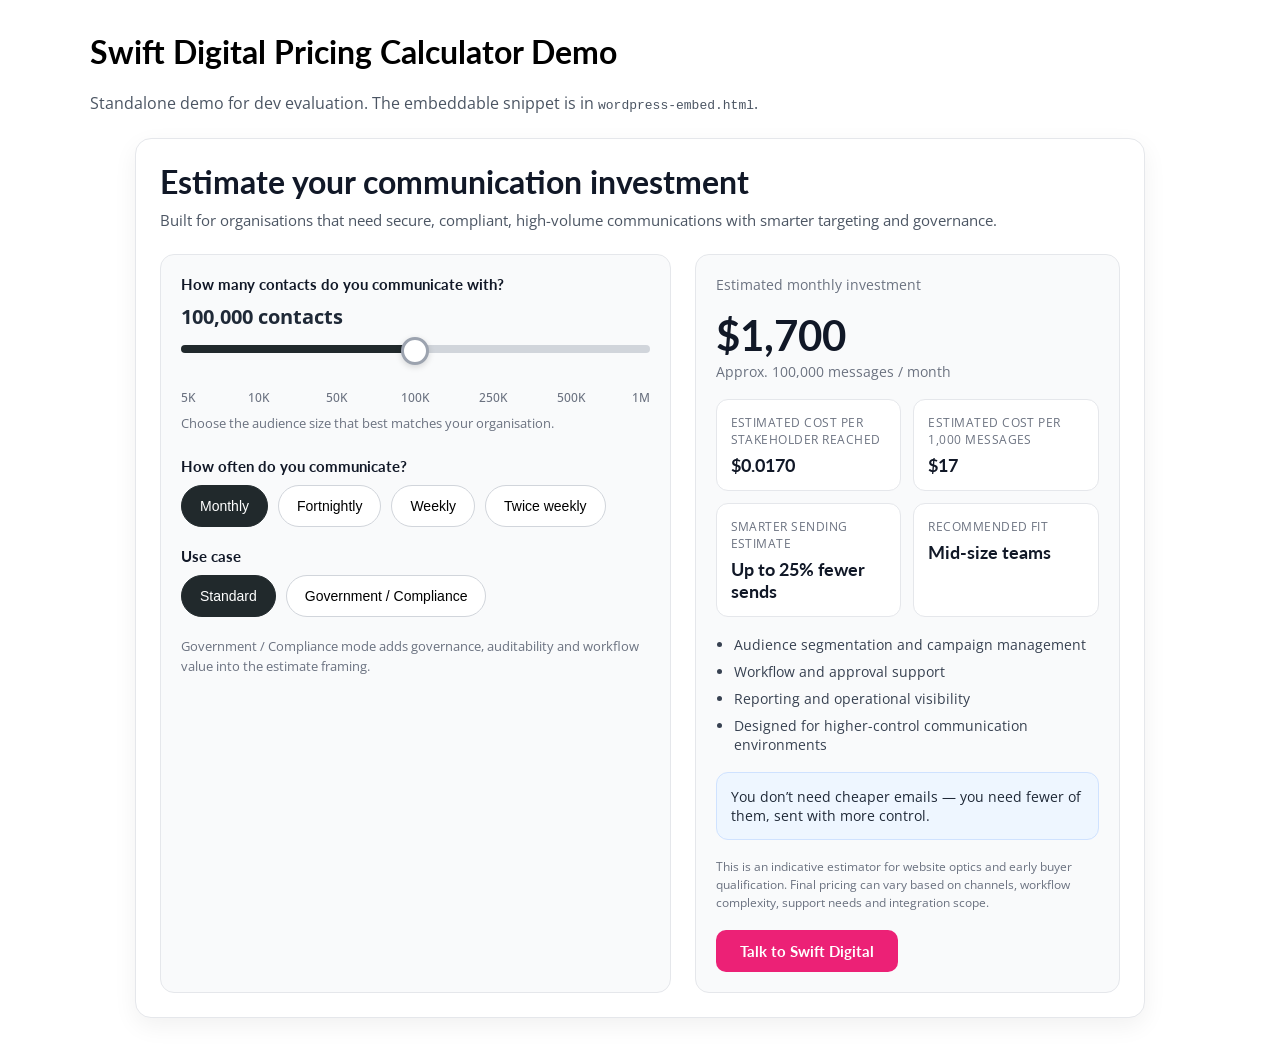
<file: index.html>
<!DOCTYPE html>
<html lang="en">
<head>
  <meta charset="utf-8">
  <meta name="viewport" content="width=device-width, initial-scale=1">
  <title>Swift Digital Pricing Calculator Demo</title>
  <link rel="preconnect" href="https://fonts.googleapis.com">
  <link rel="preconnect" href="https://fonts.gstatic.com" crossorigin>
  <link href="https://fonts.googleapis.com/css2?family=Lato:ital,wght@0,100;0,300;0,400;0,700;0,900;1,100;1,300;1,400;1,700;1,900&family=Open+Sans:ital,wght@0,300..800;1,300..800&display=swap" rel="stylesheet">
  <link rel="stylesheet" href="assets/swift-pricing-calculator.css">
</head>
<body>
  <main style="max-width:1100px;margin:32px auto;padding:0 16px;">
    <h1 style="font-family:'Lato', sans-serif;">Swift Digital Pricing Calculator Demo</h1>
    <p style="font-family:'Open Sans', sans-serif;color:#4b5563;">Standalone demo for dev evaluation. The embeddable snippet is in <code>wordpress-embed.html</code>.</p>

    <!-- START: Swift Digital Pricing Calculator -->
    <div id="swift-pricing-calculator">
      <h2>Estimate your communication investment</h2>
      <p class="subtext">
        Built for organisations that need secure, compliant, high-volume communications with smarter targeting and governance.
      </p>

      <div class="grid">
        <div class="card">
          <div class="range-wrap">
            <label for="contactsRange">How many contacts do you communicate with?</label>
            <div class="range-value" id="contactsValue">100,000 contacts</div>
            <input type="range" id="contactsRange" min="0" max="6" step="1" value="3" list="contactSteps" style="cursor: pointer;">
            <datalist id="contactSteps">
              <option value="0"></option>
              <option value="1"></option>
              <option value="2"></option>
              <option value="3"></option>
              <option value="4"></option>
              <option value="5"></option>
              <option value="6"></option>
            </datalist>
            <div class="range-labels" id="rangeLabels">
              <span class="range-label" data-value="0">5K</span>
              <span class="range-label" data-value="1">10K</span>
              <span class="range-label" data-value="2">50K</span>
              <span class="range-label" data-value="3">100K</span>
              <span class="range-label" data-value="4">250K</span>
              <span class="range-label" data-value="5">500K</span>
              <span class="range-label" data-value="6">1M</span>
            </div>
            <div class="help">Choose the audience size that best matches your organisation.</div>
          </div>

          <div>
            <label>How often do you communicate?</label>
            <div class="frequency-options" id="frequencyOptions">
              <button class="pill active" data-frequency="1" type="button">Monthly</button>
              <button class="pill" data-frequency="2" type="button">Fortnightly</button>
              <button class="pill" data-frequency="4" type="button">Weekly</button>
              <button class="pill" data-frequency="8" type="button">Twice weekly</button>
            </div>
          </div>

          <div>
            <label>Use case</label>
            <div class="mode-options" id="modeOptions">
              <button class="pill active" data-mode="standard" type="button">Standard</button>
              <button class="pill" data-mode="government" type="button">Government / Compliance</button>
            </div>
            <div class="help">
              Government / Compliance mode adds governance, auditability and workflow value into the estimate framing.
            </div>
          </div>
        </div>

        <div class="card">
          <div class="result-sub">Estimated monthly investment</div>
          <div class="result-main" id="monthlyCost">$1,700</div>
          <div class="result-sub" id="monthlyVolume">Approx. 100,000 messages / month</div>

          <div class="stats">
            <div class="stat">
              <div class="k">Estimated cost per stakeholder reached</div>
              <div class="v" id="costPerStakeholder">$0.0170</div>
            </div>
            <div class="stat">
              <div class="k">Estimated cost per 1,000 messages</div>
              <div class="v" id="costPerThousand">$17.00</div>
            </div>
            <div class="stat">
              <div class="k">Smarter sending estimate</div>
              <div class="v" id="smarterSending">Up to 25% fewer sends</div>
            </div>
            <div class="stat">
              <div class="k">Recommended fit</div>
              <div class="v" id="recommendedFit">Mid-size teams</div>
            </div>
          </div>

          <ul id="featureList">
            <li>Audience segmentation and campaign management</li>
            <li>Workflow and approval support</li>
            <li>Reporting and operational visibility</li>
            <li>Designed for higher-control communication environments</li>
          </ul>

          <div class="highlight" id="highlightBox">
            You don't need cheaper emails — you need fewer of them, sent with more control.
          </div>

          <div class="footer-note">
            This is an indicative estimator for website optics and early buyer qualification. Final pricing can vary based on channels, workflow complexity, support needs and integration scope.
          </div>

          <a class="cta" href="/contact/?scenario=pricing-calculator">Talk to Swift Digital</a>
        </div>
      </div>
    </div>
    <!-- END: Swift Digital Pricing Calculator -->

  </main>

  <script src="assets/swift-pricing-calculator.js"></script>
</body>
</html>
</file>
<file: assets/swift-pricing-calculator.css>
#swift-pricing-calculator {
  font-family: 'Open Sans', sans-serif;
  max-width: 960px;
  margin: 24px auto;
  padding: 24px;
  border: 1px solid #e5e7eb;
  border-radius: 16px;
  background: #ffffff;
  box-shadow: 0 8px 24px rgba(0,0,0,0.06);
  color: #1f2937;
}
#swift-pricing-calculator .trust-badges {
  display: flex;
  justify-content: flex-start;
  gap: 16px;
  margin-bottom: 24px;
  padding-bottom: 16px;
  border-bottom: 1px solid #e5e7eb;
}
#swift-pricing-calculator .badge {
  display: flex;
  align-items: center;
  gap: 6px;
  font-size: 12px;
  color: #6b7280;
  font-weight: 500;
}
#swift-pricing-calculator .badge-icon {
  font-size: 16px;
}
#swift-pricing-calculator .badge-text {
  white-space: nowrap;
}
#swift-pricing-calculator h2 {
  font-family: 'Lato', sans-serif;
  margin: 0 0 8px;
  font-size: 32px;
  font-weight: 700;
  line-height: 1.2;
  color: #111827;
}
#swift-pricing-calculator p.subtext {
  margin: 0 0 24px;
  color: #4b5563;
  font-size: 15px;
}
#swift-pricing-calculator .grid {
  display: grid;
  grid-template-columns: 1.2fr 1fr;
  gap: 24px;
}
#swift-pricing-calculator .card {
  background: #f9fafb;
  border: 1px solid #e5e7eb;
  border-radius: 14px;
  padding: 20px;
}
#swift-pricing-calculator label {
  display: block;
  font-family: 'Lato', sans-serif;
  font-weight: 700;
  margin-bottom: 10px;
  font-size: 15px;
  color: #111827;
}
#swift-pricing-calculator .range-wrap {
  margin-bottom: 24px;
}
#swift-pricing-calculator .range-labels {
  display: block;
  margin: 16px 0 8px 0;
  padding: 0;
  position: relative;
  width: 100%;
  height: 32px;
}
#swift-pricing-calculator .range-label {
  font-size: 12px;
  color: #6b7280;
  font-weight: 500;
  position: absolute;
  bottom: 0;
  width: auto;
  white-space: nowrap;
  transform: translateX(-50%);
}
#swift-pricing-calculator .range-label:first-child {
  left: 0;
  transform: translateX(0);
}
#swift-pricing-calculator .range-label:last-child {
  right: 0;
  left: auto;
  transform: translateX(0);
}
#swift-pricing-calculator input[type="range"] {
  width: 100%;
  margin: 0;
  padding: 0;
  -webkit-appearance: none;
  appearance: none;
  height: 8px;
  background: linear-gradient(to right, #21292C 0%, #21292C 50%, #d1d5db 50%, #d1d5db 100%);
  background-size: 100% 100%;
  background-repeat: no-repeat;
  border-radius: 4px;
  outline: none;
}
#swift-pricing-calculator input[type="range"]::-webkit-slider-thumb {
  -webkit-appearance: none;
  appearance: none;
  width: 28px;
  height: 28px;
  background: #ffffff;
  border-radius: 50%;
  cursor: pointer;
  border: 3px solid #9ca3af;
  box-shadow: 0 2px 6px rgba(0, 0, 0, 0.15);
  margin-top: -10px;
}
#swift-pricing-calculator input[type="range"]::-moz-range-thumb {
  width: 28px;
  height: 28px;
  background: #ffffff;
  border-radius: 50%;
  cursor: pointer;
  border: 3px solid #9ca3af;
  box-shadow: 0 2px 6px rgba(0, 0, 0, 0.15);
  margin-top: -10px;
}
#swift-pricing-calculator input[type="range"]::-moz-range-track {
  background: transparent;
  border: none;
}
#swift-pricing-calculator input[type="range"]::-moz-range-progress {
  background: #21292C;
  height: 8px;
  border-radius: 4px;
}
#swift-pricing-calculator .range-value {
  font-size: 20px;
  font-weight: 700;
  margin-bottom: 6px;
}
#swift-pricing-calculator .help {
  color: #6b7280;
  font-size: 13px;
  line-height: 1.5;
}
#swift-pricing-calculator .frequency-options,
#swift-pricing-calculator .industry-options,
#swift-pricing-calculator .mode-options {
  display: flex;
  flex-wrap: wrap;
  gap: 10px;
  margin-bottom: 20px;
}
#swift-pricing-calculator .pill {
  border: 1px solid #d1d5db;
  background: #fff;
  border-radius: 999px;
  padding: 12px 18px;
  cursor: pointer;
  font-size: 14px;
  font-weight: 500;
  transition: all 0.2s ease;
  user-select: none;
}
#swift-pricing-calculator .pill:hover {
  border-color: #21292C;
  background: #f5f5f5;
}
#swift-pricing-calculator .pill.active {
  background: #21292C;
  color: #fff;
  border-color: #21292C;
}
#swift-pricing-calculator .pill.active:hover {
  background: #1a1f25;
  border-color: #1a1f25;
}
#swift-pricing-calculator .result-main {
  font-family: 'Lato', sans-serif;
  font-size: 42px;
  font-weight: 700;
  line-height: 1.1;
  margin: 8px 0 4px;
  color: #111827;
}
#swift-pricing-calculator .result-sub {
  color: #6b7280;
  font-size: 14px;
  margin-bottom: 18px;
}
#swift-pricing-calculator .stats {
  display: grid;
  grid-template-columns: 1fr 1fr;
  gap: 12px;
  margin-bottom: 18px;
}
#swift-pricing-calculator .stat {
  background: #fff;
  border: 1px solid #e5e7eb;
  border-radius: 12px;
  padding: 14px;
}
#swift-pricing-calculator .stat .k {
  font-size: 12px;
  color: #6b7280;
  margin-bottom: 6px;
  text-transform: uppercase;
  letter-spacing: 0.04em;
}
#swift-pricing-calculator .stat .v {
  font-family: 'Lato', sans-serif;
  font-size: 18px;
  font-weight: 700;
  color: #111827;
}

#swift-pricing-calculator ul {
  margin: 0;
  padding-left: 18px;
}
#swift-pricing-calculator li {
  margin-bottom: 8px;
  color: #374151;
  font-size: 14px;
}
#swift-pricing-calculator .highlight {
  margin-top: 18px;
  background: #eef6ff;
  border: 1px solid #cfe2ff;
  border-radius: 12px;
  padding: 14px;
  font-size: 14px;
  color: #1f2937;
}
#swift-pricing-calculator .footer-note {
  margin-top: 18px;
  font-size: 12px;
  color: #6b7280;
  line-height: 1.5;
}
#swift-pricing-calculator .cta {
  margin-top: 18px;
  display: inline-block;
  text-decoration: none;
  background: #ec2176;
  color: #fff;
  padding: 12px 24px;
  border-radius: 10px;
  font-family: 'Lato', sans-serif;
  font-weight: 700;
  font-size: 15px;
  transition: all 0.2s ease;
}
#swift-pricing-calculator .cta:hover {
  background: #d81a63;
  transform: translateY(-2px);
  box-shadow: 0 4px 12px rgba(236, 33, 118, 0.25);
}
#swift-pricing-calculator .cta-section {
  background: #fef3f8;
  border-left: 4px solid #ec2176;
  padding: 16px;
  border-radius: 8px;
  margin-top: 20px;
}
#swift-pricing-calculator .cta-subtext {
  margin: 0 0 12px 0;
  color: #6b7280;
  font-size: 14px;
  line-height: 1.5;
}
@media (max-width: 800px) {
  #swift-pricing-calculator .grid {
    grid-template-columns: 1fr;
  }
  #swift-pricing-calculator .stats {
    grid-template-columns: 1fr;
  }
}
</file>
